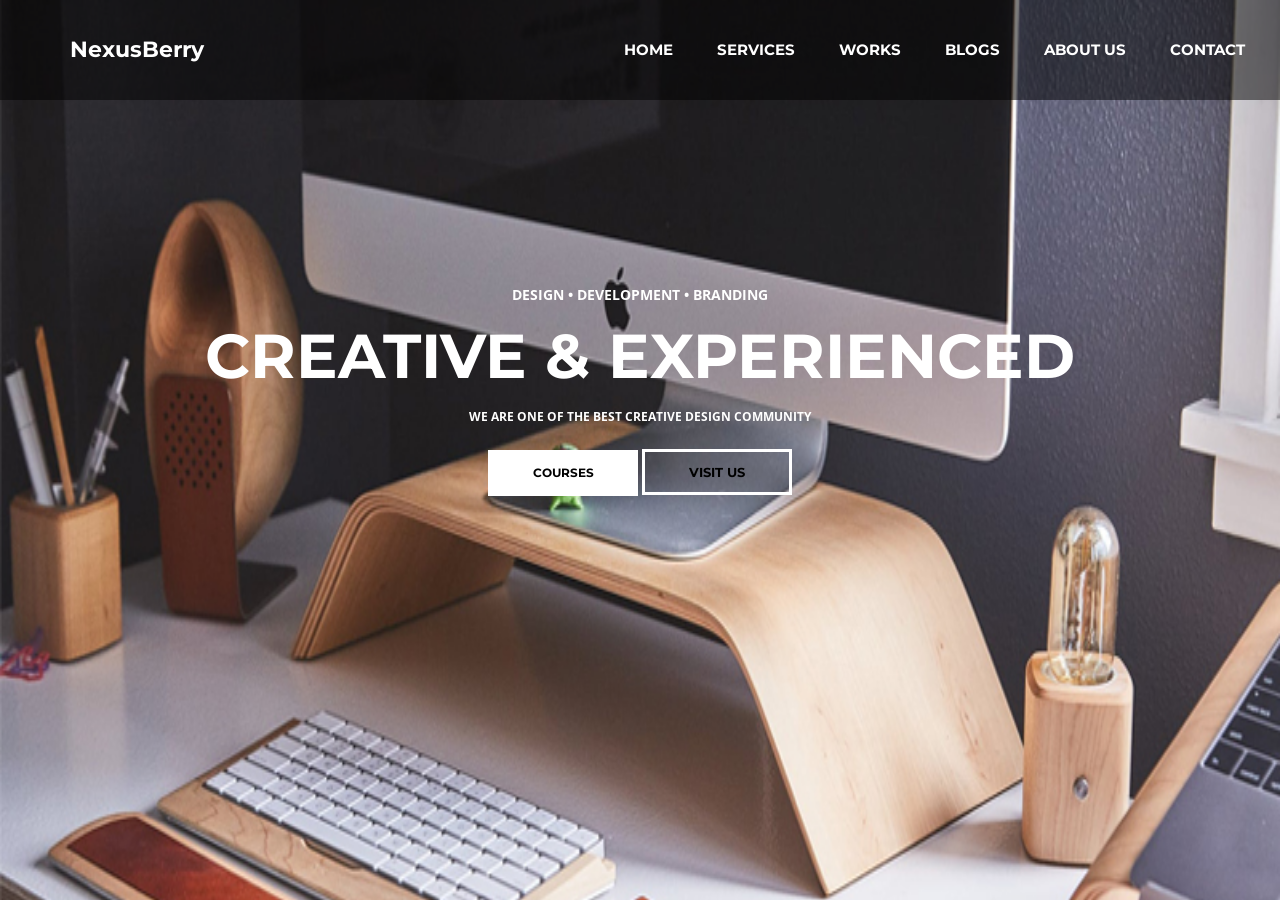
<file: Lab Task-2/index.html>
<!DOCTYPE html>
<html>
<head>
	<title></title>
	<link rel="stylesheet" type="text/css" href="style.css">
		 <link href='http://fonts.googleapis.com/css?family=Montserrat:400,700%7CPT+Serif:400,700,400italic' rel='stylesheet'>
		  <link href="https://fonts.googleapis.com/css?family=Montserrat|Open+Sans" rel="stylesheet">
</head>
<body>

	<div class="bgimage">
		<div class="menu">
			
			<div class="leftmenu">
				<h4> NexusBerry </h4>
			</div>

			<div class="rightmenu">
				<ul>
					<li id="firstlist"> Home </li>
					<li> Services </li>
					<li> Works </li>
					<li> Blogs </li>
                    <li> About Us </li>
					<li> Contact </li>
				</ul>
			</div>
		</div>

		<div class="text">
			<h4> DESIGN • DEVELOPMENT • BRANDING </h4>
			<h1> CREATIVE & EXPERIENCED </h1>
			<h3> WE ARE ONE OF THE BEST CREATIVE DESIGN COMMUNITY  </h3>
			<button id="buttonone"> COURSES </button>
			<button id="buttontwo"> VISIT US </button> 
		</div>

	</div>

</body>
</html>
</file>
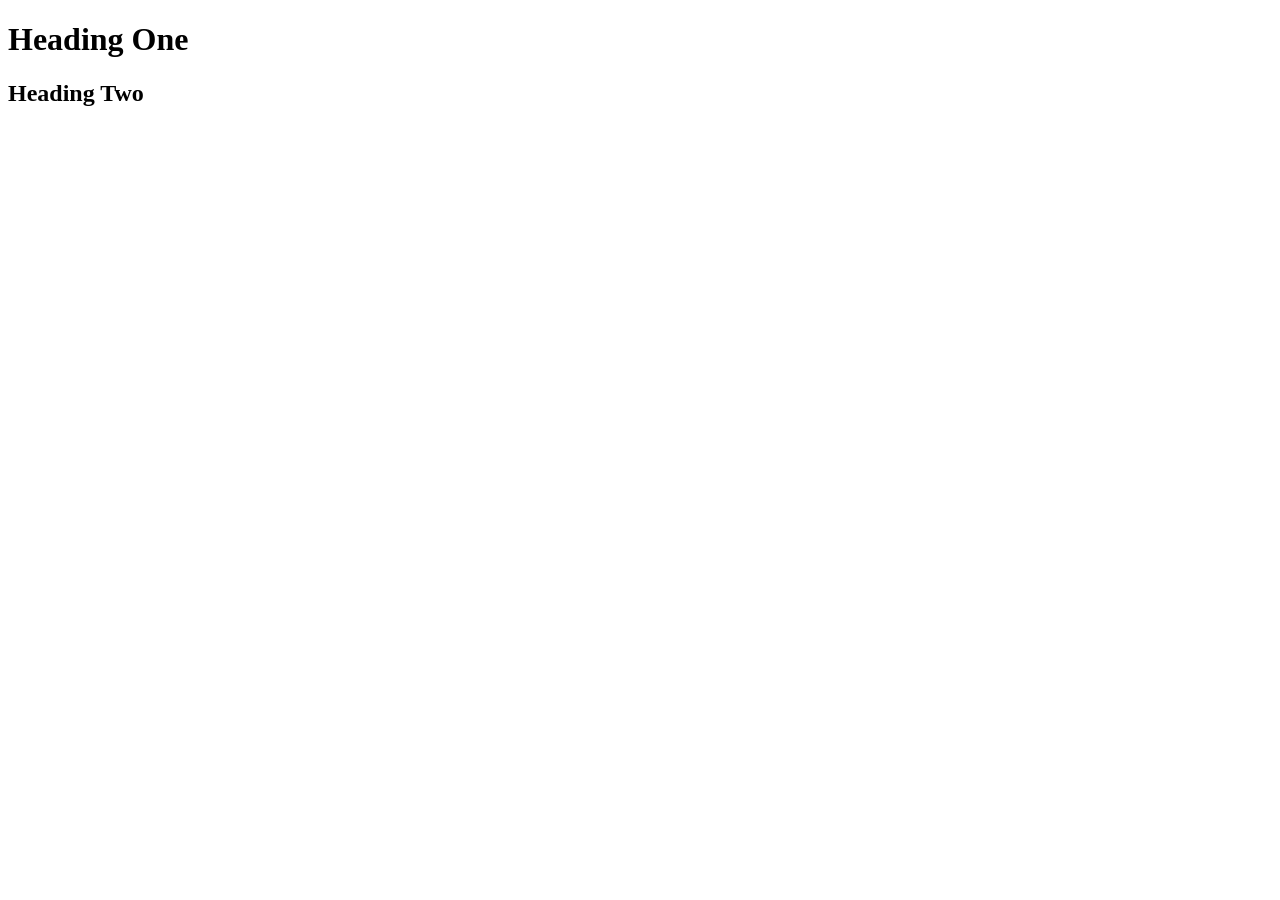
<file: HTML & CSS/Menu/index.html>
<!DOCTYPE html>
<html lang="en">
<head>
    <meta charset="UTF-8">
    <meta http-equiv="X-UA-Compatible" content="IE=edge">
    <meta name="viewport" content="width=h1, initial-scale=1.0">
    <title>Document</title>
</head>
<body>
    <h1>Heading One</h1>

    <h2>Heading Two</h2>
    

</body>
</html>
</file>
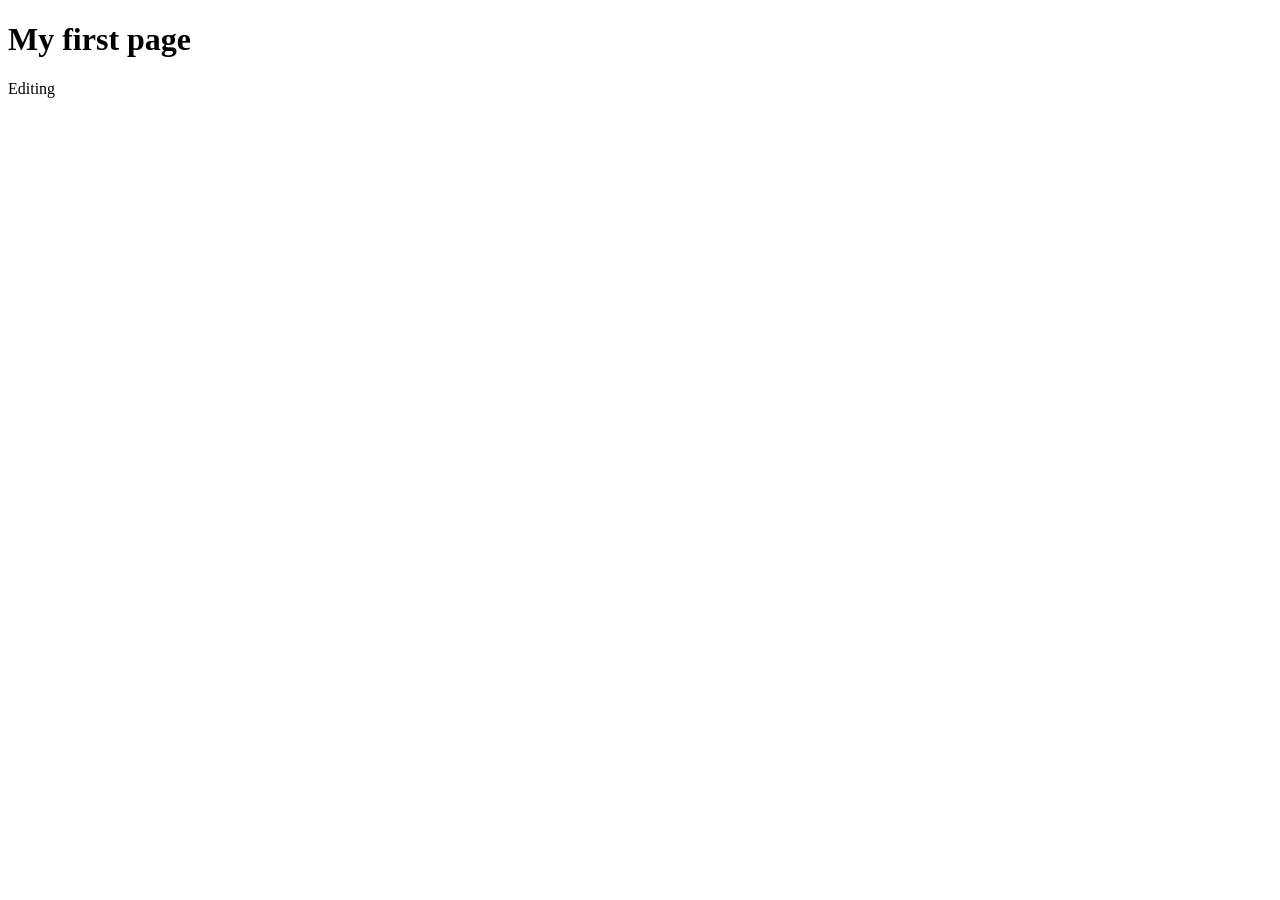
<file: JavaScript/Functions/index.html>
<!DOCTYPE html>
<html lang="en">
<head>
    <title>Document</title>

    <script> 
    console.log("My First Java Script Code");
    </script>

    <script src="./script.js"></script>

</head>
<body>
    <h1>My first page</h1>
    <p>Editing</p>
</body>
</html>
</file>
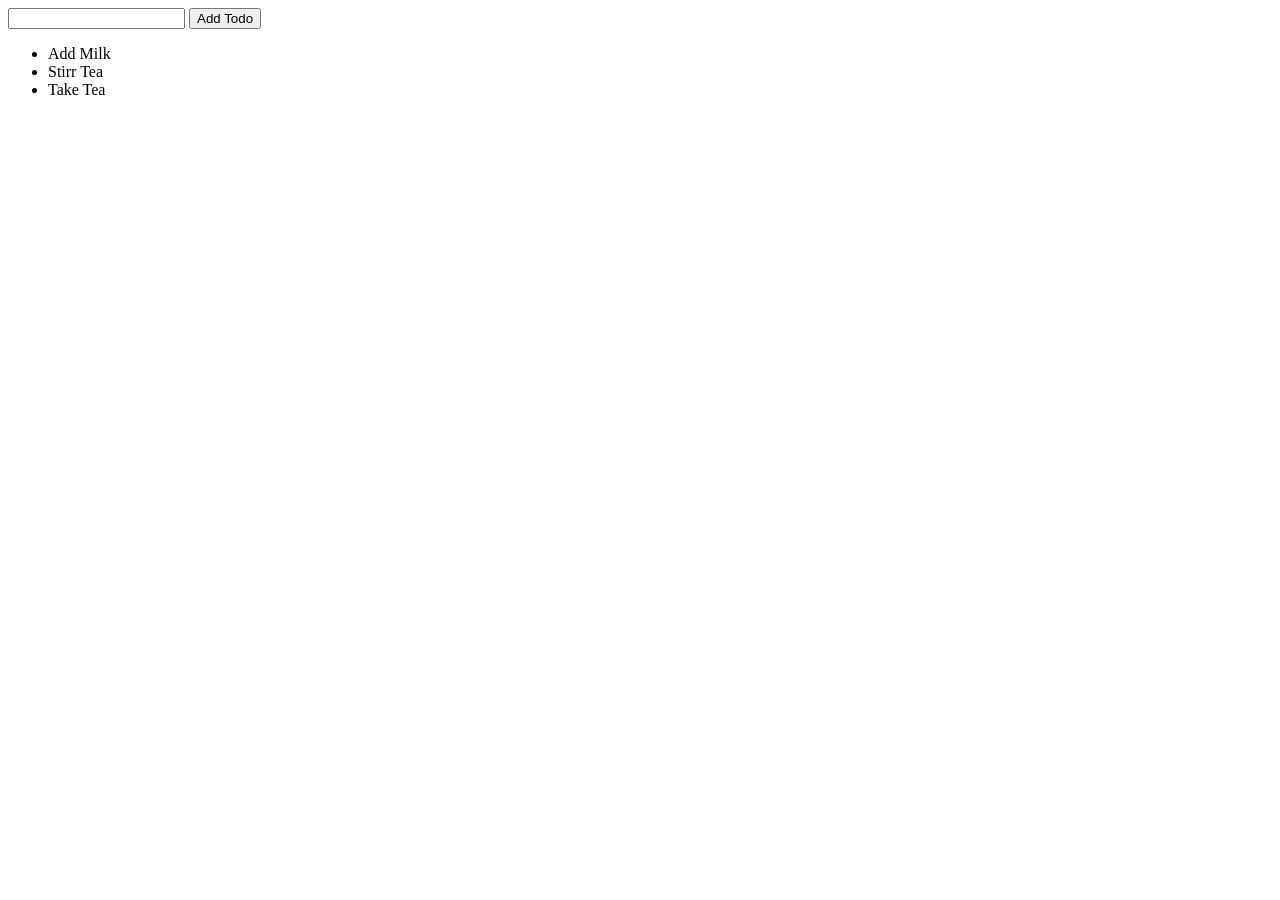
<file: JavaScript/JQuery/index.html>
<!DOCTYPE html>
<html lang="en">
<head>
    
    <script src = "./jquery-3.6.2.min.js"></script>
    <script src = "./jquery.js"></script>
    <link rel="stylesheet" href="./style.css">

</head>
<body>
    
    <input type="text" id="newTodo"/>
    <button id = "addButton"> Add Todo </button>
    <ul id="todos">
        <li>Add Milk</li>
        <li>Stirr Tea</li>
        <li>Take Tea</li>
    </ul>

</body>
</html>
</file>
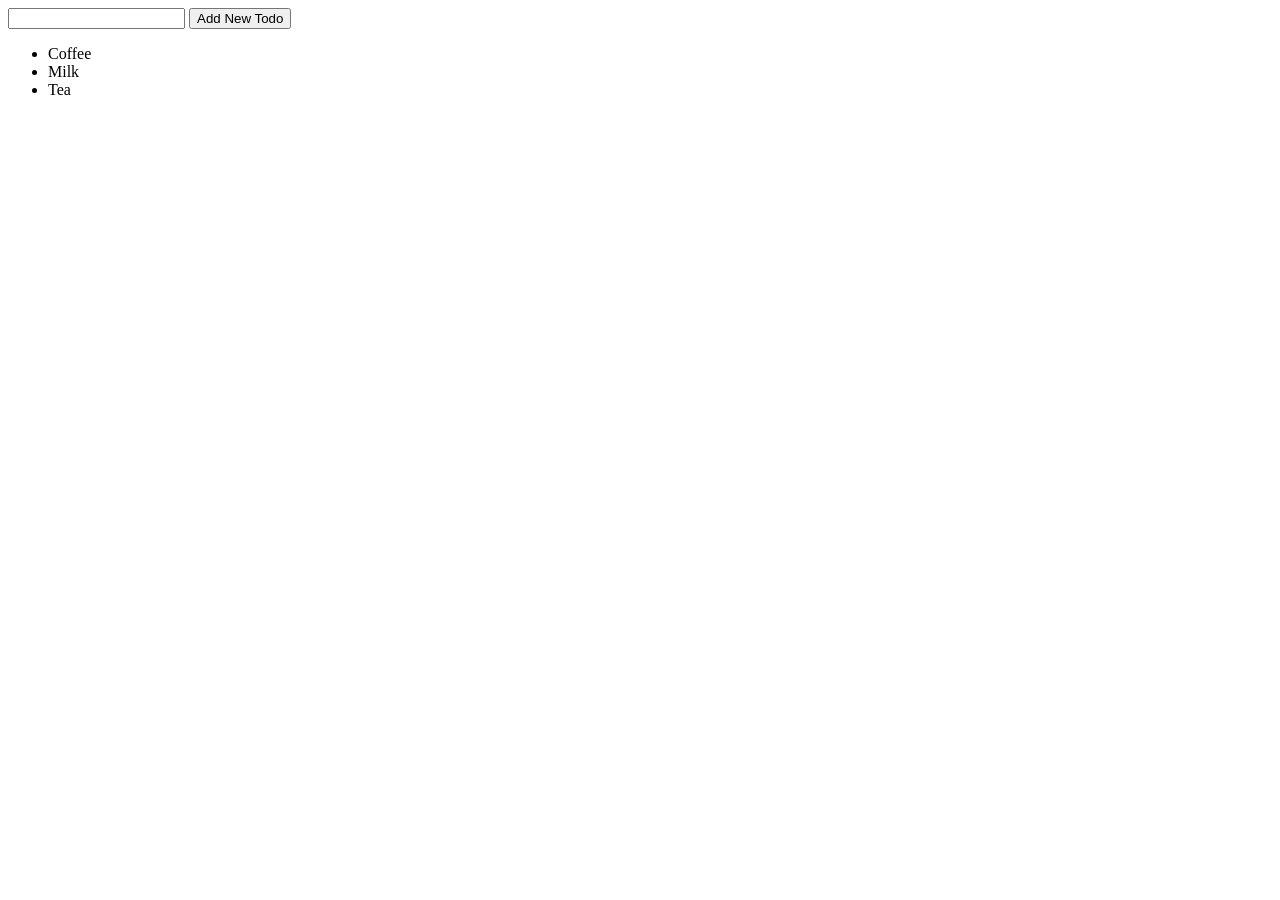
<file: JavaScript/ToDo's/index.html>
<!DOCTYPE html>
<html lang="en">
<head>
    
    <script src="./bindings.js"></script>

</head>
<body>

    <input type="text" id="newToDo" />
    <button id="btnAdd"> Add New Todo </button>
    <ul id="todos">
        <li>Coffee</li>
        <li>Milk</li>
        <li>Tea</li>
    </ul>
    
</body>
</html>
</file>
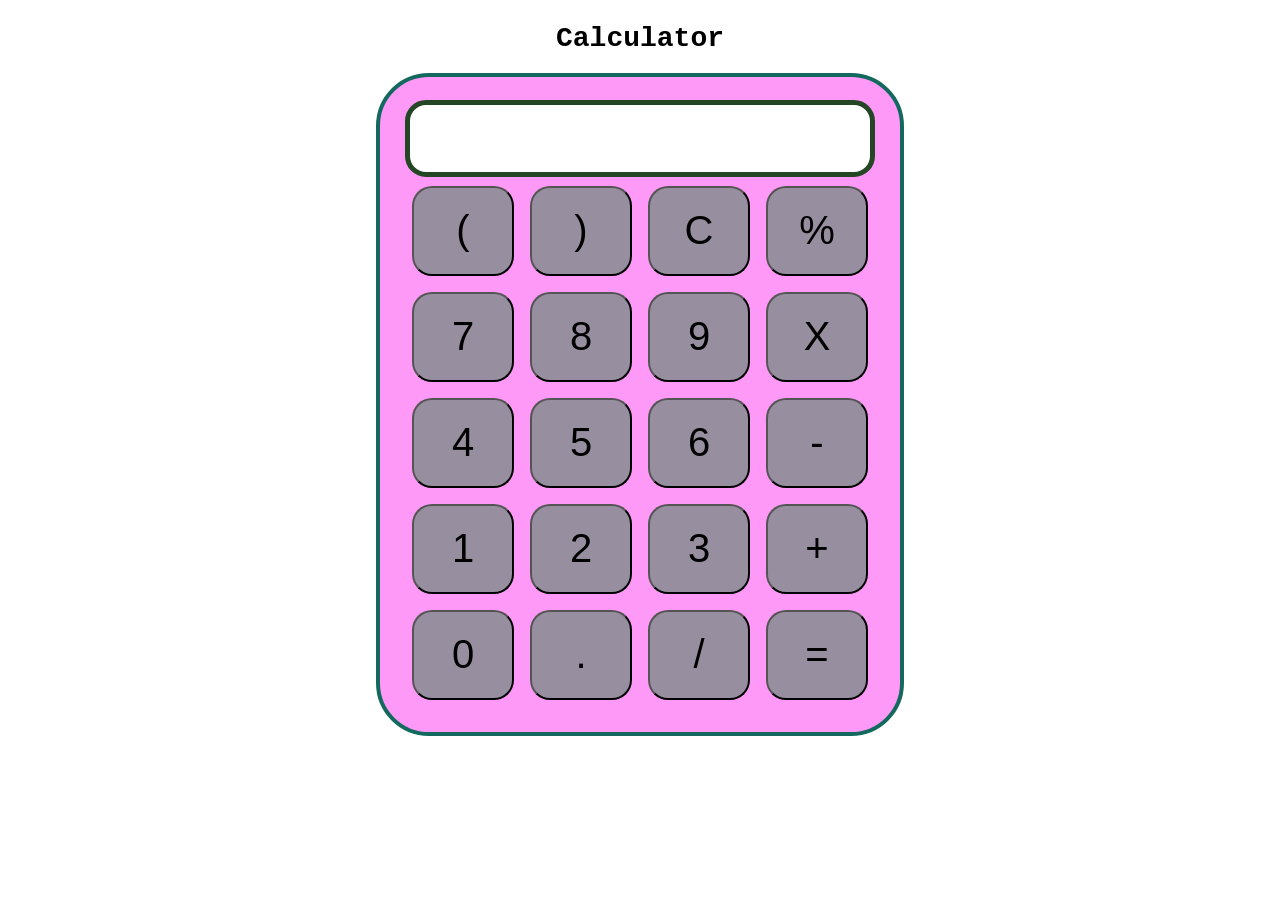
<file: Calculator/calculator.html>
<!DOCTYPE html>
<html lang="en">

<head>
    <meta charset="UTF-8">
    <meta name="viewport" content="width=device-width, initial-scale=1.0">
    <meta http-equiv="X-UA-Compatible" content="ie=edge">
    <link rel="stylesheet" href="style.css">
    <title>Calculator</title>
</head>

<body>
    <div class="container">
        <h1>Calculator</h1>

        <div class="calculator">
            <input type="text" name="screen" id="screen">
            <table>
                <tr>
                    <td><button>(</button></td>
                    <td><button>)</button></td>
                    <td><button>C</button></td>
                    <td><button>%</button></td>
                </tr>
                <tr>
                    <td><button>7</button></td>
                    <td><button>8</button></td>
                    <td><button>9</button></td>
                    <td><button>X</button></td>
                </tr>
                <tr>
                    <td><button>4</button></td>
                    <td><button>5</button></td>
                    <td><button>6</button></td>
                    <td><button>-</button></td>
                </tr>
                <tr>
                    <td><button>1</button></td>
                    <td><button>2</button></td>
                    <td><button>3</button></td>
                    <td><button>+</button></td>
                </tr>
                <tr>
                    <td><button>0</button></td>
                    <td><button>.</button></td>
                    <td><button>/</button></td>
                    <td><button>=</button></td>
                </tr>
            </table>
        </div>
    </div>

</body>
<script src="calculator.js"></script>

</html>
</file>
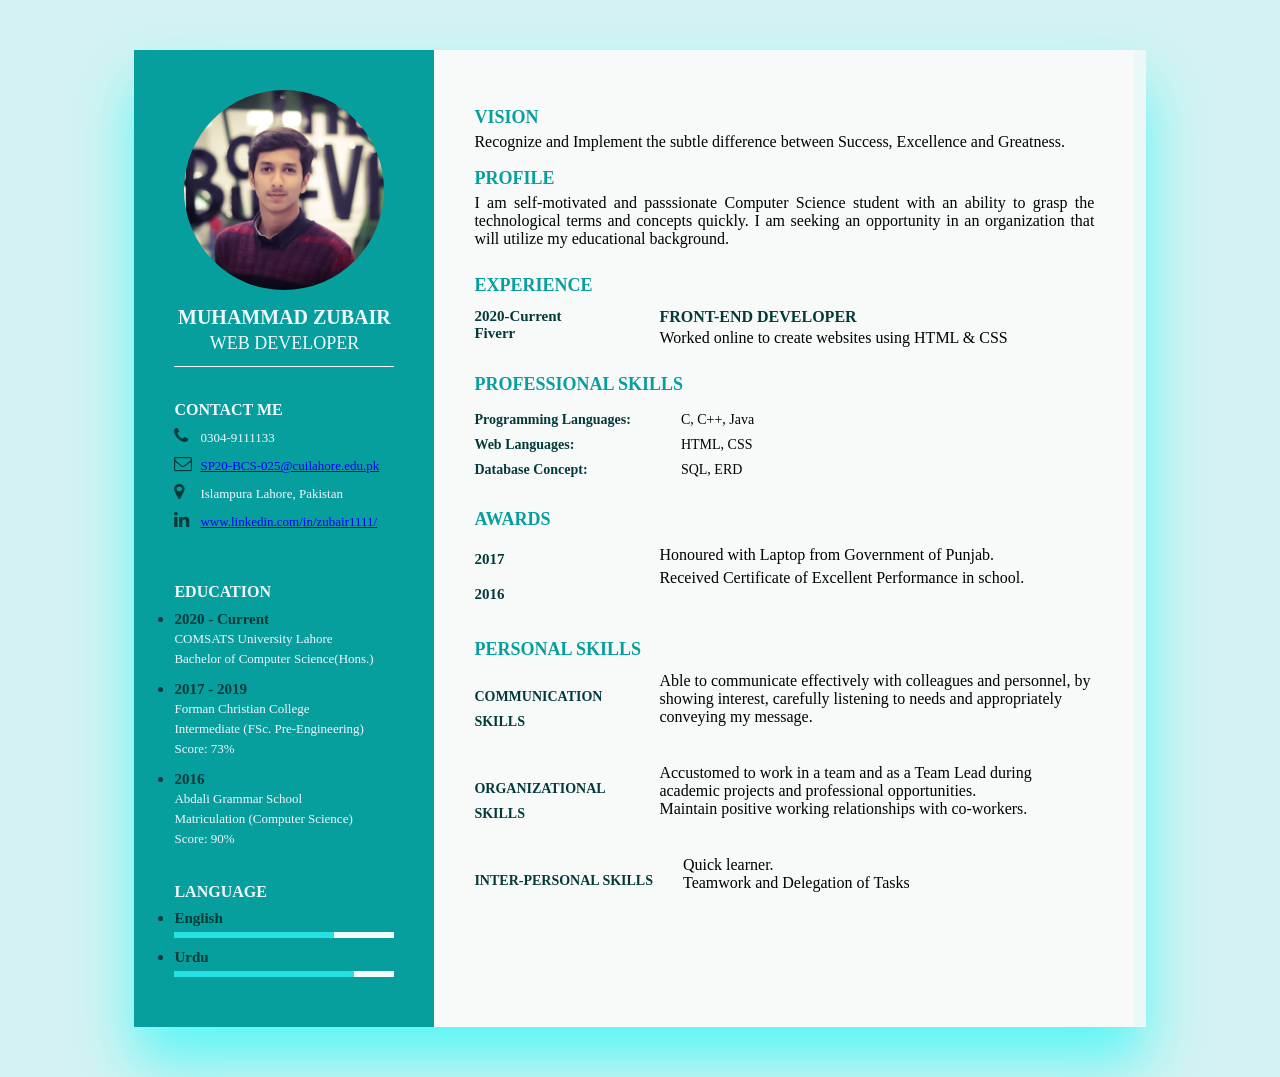
<file: Lab Task-1/CV.html>
<!DOCTYPE html>
<html lang="en">

  <head>
    <meta charset="UTF-8" />
    <meta http-equiv="X-UA-Compatible" content="IE=edge" />
    <meta name="viewport" content="width=device-width, initial-scale=1.0" />
    <link
      rel="stylesheet"
      href="https://cdnjs.cloudflare.com/ajax/libs/font-awesome/4.7.0/css/font-awesome.css"
      integrity="sha512-5A8nwdMOWrSz20fDsjczgUidUBR8liPYU+WymTZP1lmY9G6Oc7HlZv156XqnsgNUzTyMefFTcsFH/tnJE/+xBg=="
      crossorigin="anonymous"
      referrerpolicy="no-referrer"
    />

    <link rel="stylesheet" href="style.css" />

    <title>Muhammad Zubair's CV</title>
  </head>

  <body>
    <div class="container">
      <div class="left">
        <div class="profile">
          <div class="image">
            <img src="zubair.jpg" alt="Zubair" />
          </div>

          <h2> Muhammad Zubair <br/> <span> Web Developer </span> </h2>
        </div>

        <div class="contact">
          <h3 class="title"> Contact Me </h3>
          <ul>
            <li>
              <span class="icon"
                ><i class="fa fa-phone" aria-hidden="true"></i>
              </span>

              <span class="text"> 0304-9111133 </span>
            </li>

            <li>
              <span class="icon"
                ><i class="fa fa-envelope-o" aria-hidden="true"></i>
              </span>

              <span class="text"
                ><a href="SP20-BCS-025@cuilahore.edu.pk"
                  >SP20-BCS-025@cuilahore.edu.pk</a
                ></span
              >
            </li>

            <li>
              <span class="icon"
                ><i class="fa fa-map-marker" aria-hidden="true"></i>
              </span>

              <span class="text"> Islampura Lahore, Pakistan </span>
            </li>

            <li>
              <span class="icon"
                ><i class="fa fa-linkedin" aria-hidden="true"></i>
              </span>

              <span class="text"
                ><a href="https://www.linkedin.com/in/zubair1111/"
                  >www.linkedin.com/in/zubair1111/</a
                ></span
              >
            </li>
          </ul>
        </div>

        <div class="edu">
          <h3 class="title"> Education </h3>
          <ul>
            <li>
              <h5> 2020 - Current </h5>
              <h4> COMSATS University Lahore </h4>
              <h4> Bachelor of Computer Science(Hons.) </h4>
            </li>

            <li>
              <h5> 2017 - 2019 </h5>
              <h4> Forman Christian College </h4>
              <h4>Intermediate (FSc. Pre-Engineering) </h4>
              <h4> Score: 73% </h4>
            </li>

            <li>
              <h5> 2016 </h5>
              <h4> Abdali Grammar School </h4>
              <h4> Matriculation (Computer Science) </h4>
              <h4> Score: 90% </h4>
            </li>
          </ul>
        </div>

        <div class="language">
          <h3 class="title"> Language </h3>

          <ul>
            <li>
              <span class="text"> English </span>
              <span class="percent">
                <div style="width: 160px"></div>
              </span>
            </li>

            <li>
              <span class="text"> Urdu </span>
              <span class="percent">
                <div style="width: 180px"></div>
              </span>
            </li>
          </ul>
        </div>
      </div>

      <div class="right">
        <div class="box">
          <h2> Vision </h2>
          <p>
            Recognize and Implement the subtle difference between Success,
            Excellence and Greatness.
          </p>

          <h2> Profile </h2>
          <p>
            I am self-motivated and passsionate Computer Science student with an
            ability to grasp the technological terms and concepts quickly. I am
            seeking an opportunity in an organization that will utilize my
            educational background.
          </p>
        </div>

        <div class="exp">
          <h2 class="title"> Experience </h2>
          <div class="box">
            <div class="year">
              <h5> 2020-Current </h5>
              <h5>Fiverr</h5>
            </div>

            <div class="text">
              <h4> Front-End Developer </h4>
              <p>
                Worked online to create websites using HTML & CSS
              </p>
            </div>
          </div>
        </div>

        <div class="skill">
          <h3 class="title"> Professional Skills </h3>
          <div class="box">
            <div class="text">
              <ul>
                <li>
                  <span class="txt"> Programming Languages: </span>
                </li>

                <li>
                  <span class="txt"> Web Languages: </span>
                </li>

                <li>
                  <span class="txt"> Database Concept: </span>
                </li>               
              </ul>
            </div>

            <div class="list">
              <ul>
                <li>
                  <span class="lst"> C, C++, Java </span>
                </li>

                <li>
                  <span class="lst"> HTML, CSS </span>
                </li>

                <li>
                  <span class="lst"> SQL, ERD </span>
                </li>
              </ul>
            </div>
          </div>
        </div>

        <div class="award">
          <h2> Awards </h2>
          <div class="box">
            <div class="year">
              <h5> 2017 </h5>
              <h5> 2016 </h5>
            </div>

            <div class="text">
              <p>
                Honoured with Laptop from Government of Punjab.
              </p>

              <p>
                Received Certificate of Excellent Performance in school.
              </p>
            </div>
          </div>
        </div>

        <div class="personal">
          <h2> Personal Skills </h2>
          <div class="finalbox">
            <div class="skill">
              <h3> Communication Skills </h3>
            </div>

            <div class="text">
              <p>
                Able to communicate effectively with colleagues and personnel,
                by showing interest, carefully listening to needs and
                appropriately conveying my message.
              </p>
            </div>
          </div>

          <div class="finalbox">
            <div class="skill">
              <h3> Organizational Skills </h3>
            </div>

            <div class="text">
              <p>
                Accustomed to work in a team and as a Team Lead during academic
                projects and professional opportunities.
              </p>

              <p>
                Maintain positive working relationships with co-workers.
              </p>
            </div>
          </div>

          <div class="finalbox">
            <div class="skill">
              <h3> Inter-Personal Skills </h3>
            </div>

            <div class="text">
              <p>
                Quick learner.
              </p>

              <p>Teamwork and Delegation of Tasks </p>
            </div>
          </div>
        </div>
      </div>
    </div>
  </body>
</html>
</file>
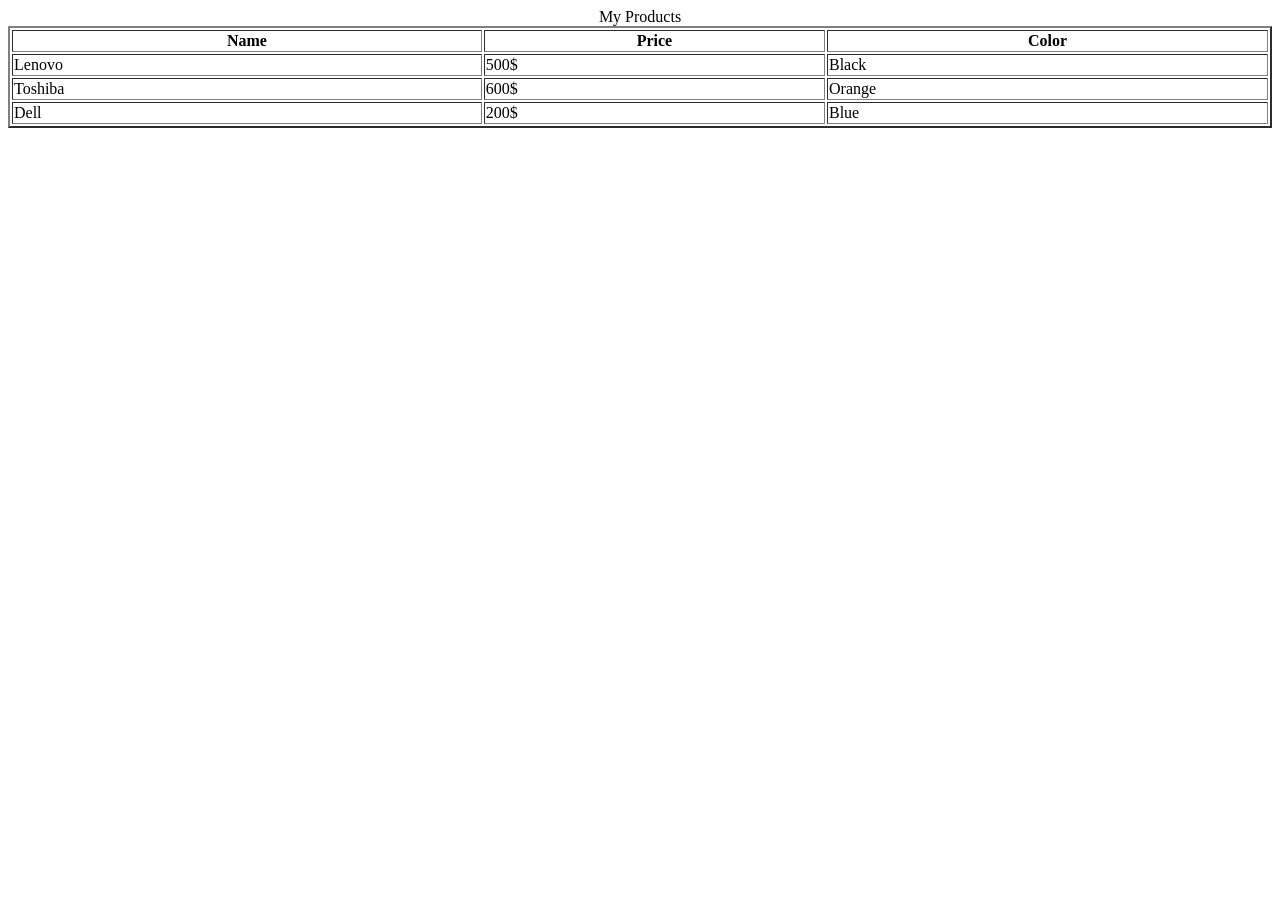
<file: HTML & CSS/Menu/tables.html>
<!DOCTYPE html>
<html lang="en">
<head>
    <meta charset="UTF-8">
    <meta http-equiv="X-UA-Compatible" content="IE=edge">
    <meta name="viewport" content="width=device-width, initial-scale=1.0">
    <title>Document</title>
</head>
<body>
    
    <table border="2" width = "100%">
        <caption>My Products</caption>

        <thead>
            <tr>
                <th>Name</th>
                <th>Price</th>
                <th>Color</th>
            </tr>
        </thead>

        <tbody>
            <tr>
                <td>Lenovo</td>
                <td>500$</td>
                <td>Black</td>
            </tr>
        
            <tr>
                <td>Toshiba</td>
                <td>600$</td>
                <td>Orange</td>
            </tr>
        
            <tr>
                <td>Dell</td>
                <td>200$</td>
                <td>Blue</td>
            </tr>
        </tbody>
    
</table>
</body>
</html>
</file>
<file: Lab Task-2/style.css>
*{
	margin: 0px;
	padding: 0px;
}

.bgimage{
	background-image: url('Nexus1.jpg');
	background-size: 100% 110%;
	width: 100%;
	height: 100vh;
}

.menu{

	width: 100%;
	height: 100px;
	background-color: rgba(0,0,0,0.5);
}

.leftmenu{
	width: 20%;
	line-height: 100px;
	float: left;
/*	background-color: yellow;*/
}

.leftmenu h4{
	padding-left: 70px;
	font-weight: bold;
	color: white;
	font-size: 22px;
	font-family: 'Montserrat', sans-serif;
}


.rightmenu{
	width:70%;
	height: 100px;
	float: right;
/*	background-color: red; */
}

.rightmenu ul{
	margin-left: 200px;
}

.rightmenu ul li {
	font-family: 'Montserrat', sans-serif;
	display: inline-block;
	list-style: none;
	font-size: 15px;
	color:white;
	font-weight: bold;
	line-height: 100px;
	margin-left: 40px;
	text-transform: uppercase;

}

#fisrtlist{
	color: orange;
}

.rightmenu ul li:hover{
	color: orange;
}


.text{
	width: 100%;
	margin-top: 185px;
	text-transform: uppercase;
	text-align: center;
	color:white;
}

.text h4{

	font-size: 14px;
	font-family: 'Open Sans', sans-serif;
}

.text h1{
	font-size:62px;
	font-family: 'Montserrat', sans-serif;
	font-weight: 700px;
	margin:14px 0px;
}

.text h3{
	font-size: 12px;
	font-family: 'Open Sans', sans-serif;
}


#buttonone{
	background-color: white;
	border: none;
	font-size: 12px;
	font-weight: bold;
	text-transform: uppercase;
	line-height: 40px;
	width: 150px;
	font-family: 'Montserrat', sans-serif;
	margin-top: 25px;
	border: 3px solid white;
}

#buttontwo{

	background-color: transparent;
	border: none;
	font-family: 'Montserrat', sans-serif;
	text-transform: uppercase;
	font-weight: bold;
	line-height: 40px;
	border: 3px solid white;
	width: 150px;
}
</file>
<file: JavaScript/JQuery/style.css>
.error{
    border: 1px solid = red;
}
</file>
<file: Calculator/style.css>
.container{
    text-align: center;
    margin-top:23px
}

table{
    margin: auto;
}

input{
    border-radius: 21px;
    border: 5px solid #244624;
    font-size:34px;
    height: 65px;
    width: 456px;
}

button{
    border-radius: 20px;
    font-size: 40px;
    background: #978fa0;
    width: 102px;
    height: 90px;
    margin: 6px;
}

.calculator{ 
    border: 4px solid #13695d;
    background-color: #ff99f7;
    padding: 23px;
    border-radius: 53px;
    display: inline-block;
    
}

h1{
    font-size: 28px;
    font-family: 'Courier New', Courier, monospace;
}
</file>
<file: Lab Task-1/style.css>
* {
    margin: 0;
    padding: 0;
    font-family: Georgia, "Times New Roman", Times, serif;
    box-sizing: border-box;
  }

  body 
  {
    background-color: rgb(212, 242, 242);
    display: flex;
    justify-content: center;
    align-items: center;
  }

  .container 
  {
    position: relative;
    width: 79%;
    max-width: 100%;
    min-height: 800px;
    margin: 50px;
    background-color: rgb(234, 248, 248);
    display: grid;
    grid-template-columns: 300px 700px;
    box-shadow: 0 35px 55px rgb(91, 246, 246);
  }

  .container .left 
  {
    position: relative;
    padding: 40px;
    background-color: rgb(7, 158, 158);
    color: aliceblue;
  }

  .profile 
  {
    position: relative;
    display: flex;
    flex-direction: column;
    align-items: center;
    padding-bottom: 10px;
    border-bottom: 1px solid rgb(248, 249, 249);
  }

  .profile .image 
  {
    position: relative;
    width: 200px;
    height: 200px;
    border-radius: 100px;
    overflow: hidden;
  }

  .profile .image img 
  {
    position: absolute;
    top: 0;
    left: 0;
    width: 100%;
    height: 100%;
    object-fit: cover;
  }

  .profile h2 
  {
    font-size: 20px;
    margin-top: 15px;
    text-transform: uppercase;
    text-align: center;
    font-weight: 600;
    line-height: 25px;
  }

  .profile h2 span 
  {
    font-size: 18px;
    font-weight: 400;
  }

  .contact 
  {
    position: relative;
    display: flex;
    flex-direction: column;
    padding-top: 20px;
    padding-bottom: 10px;
  }

  .contact h3 
  {
    font-size: 16px;
    margin-top: 15px;
    text-transform: uppercase;
    text-align: left;
    font-weight: 600;
    line-height: 15px;
  }

  .contact ul 
  {
    position: relative;
    line-height: 15px;
  }

  .contact ul li 
  {
    position: relative;
    margin: 10px 0;
    cursor: pointer;
    list-style: none;
  }

  .contact ul li span 
  {
    font-weight: 300;
    font-size: 13px;
  }

  .contact ul li .icon 
  {
    display: inline-block;
    width: 10%;
    font-size: 18px;
    color: rgb(2, 58, 58);
  }

  .edu 
  {
    position: relative;
    display: flex;
    flex-direction: column;
    padding-top: 20px;
    padding-bottom: 10px;
  }

  .edu h3 
  {
    font-size: 16px;
    margin-top: 15px;
    text-transform: uppercase;
    text-align: left;
    font-weight: 600;
    line-height: 15px;
  }

  .edu ul 
  {
    position: relative;
    line-height: 20px;
  }

  .edu ul li 
  {
    position: relative;
    margin: 10px 0;
    cursor: default;
    list-style-type: disc;
    color: rgb(2, 58, 58);
  }

  .edu ul li h5 
  {
    color: rgb(2, 58, 58);
    font-size: 15px;
    font-weight: 600;
  }

  .edu ul li h4:nth-child(2) 
  {
    font-size: 13px;
    font-weight: 500;
    color: aliceblue;
  }

  .edu ul li h4 
  {
    font-size: 13px;
    font-weight: 300;
    color: aliceblue;
  }

  .language h3 
  {
    font-size: 16px;
    margin-top: 15px;
    margin-bottom: 10px;
    text-transform: uppercase;
    text-align: left;
    font-weight: 600;
    line-height: 15px;
  }

  .language .percent 
  {
    position: relative;
    width: 100%;
    height: 6px;
    background-color: rgb(242, 252, 252);
    display: block;
    margin-top: 5px;
  }

  .language .percent div 
  {
    position: absolute;
    top: 0;
    left: 0;
    height: 6px;
    background-color: rgb(37, 226, 226);
  }

  .language ul li 
  {
    position: relative;
    margin: 10px 0;
    cursor: default;
    list-style-type: disc;
    color: rgb(2, 58, 58);
  }

  .language .text 
  {
    color: rgb(2, 58, 58);
    font-size: 15px;
    font-weight: 600;
  }

  .container .right 
  {
    position: relative;
    padding: 40px;
    background-color: rgb(248, 249, 249);
  }

  .box 
  {
    position: relative;
    display: flex;
    flex-direction: column;
    align-items: left;
    padding-bottom: 10px;
  }

  .box h2 
  {
    color: rgb(7, 158, 158);
    font-size: 18px;
    margin-top: 15px;
    text-transform: uppercase;
    text-align: left;
    font-weight: 600;
    line-height: 25px;
  }

  .box p 
  {
    font-size: 16px;
    margin-top: 3px;
    text-align: justify;
    font-weight: 300;
  }

  .exp h2 
  {
    color: rgb(7, 158, 158);
    font-size: 18px;
    margin-top: 15px;
    text-transform: uppercase;
    text-align: left;
    font-weight: 600;
    line-height: 25px;
  }

  .exp .box 
  {
    display: flex;
    flex-direction: row;
    margin: 10px 0;
  }

  .exp .box .year 
  {
    min-width: 25%;
  }

  .exp .box .year h5 
  {
    font-weight: 600;
    font-size: 15px;
    color: rgb(2, 58, 58);
  }

  .exp .box .text h4 
  {
    text-transform: uppercase;
    font-size: 16x;
    color: rgb(2, 58, 58);
    font-weight: 600;
    padding-left: 30px;
  }

  .exp p 
  {
    font-size: 16px;
    margin-top: 3px;
    text-align: justify;
    font-weight: 300;
    padding-left: 30px;
  }

  .skill 
  {
    position: relative;
    align-items: left;
  }

  .skill h3 
  {
    color: rgb(7, 158, 158);
    font-size: 18px;
    margin-top: 15px;
    margin-bottom: 10px;
    text-transform: uppercase;
    text-align: left;
    font-weight: 600;
    line-height: 25px;
  }

  .skill .box 
  {
    display: flex;
    flex-direction: row;
    margin: 10px 0;
  }

  .skill .box .text 
  {
    min-width: 25%;
  }

  .skill .box .text ul li 
  {
    list-style: none;
  }

  .skill .box .list ul li 
  {
    list-style: none;
  }

  .skill .box .text ul li .txt 
  {
    font-size: 14px;
    margin-top: 2px;
    text-align: left;
    font-weight: 600;
    line-height: 25px;
    color: rgb(2, 58, 58);
  }

  .skill .box .list ul li .lst 
  {
    font-size: 14px;
    margin-top: 2px;
    font-weight: 500;
    line-height: 25px;
    padding-left: 50px;
  }

  .award 
  {
    position: relative;
    align-items: left;
  }

  .award h2 
  {
    color: rgb(7, 158, 158);
    font-size: 18px;
    margin-top: 15px;
    text-transform: uppercase;
    text-align: left;
    font-weight: 600;
    line-height: 25px;
  }

  .award .box 
  {
    display: flex;
    flex-direction: row;
    margin: 10px 0;
  }

  .award .box .year 
  {
    min-width: 25%;
  }

  .award .box .year h5 
  {
    font-weight: 600;
    font-size: 15px;
    color: rgb(2, 58, 58);
    line-height: 35px;
  }

  .award p 
  {
    font-size: 16px;
    margin-top: 3px;
    text-align: justify;
    font-weight: 300;
    padding-left: 30px;
    line-height: 20px;
  }

  .personal 
  {
    position: relative;
    align-items: left;
  }

  .personal h2 
  {
    color: rgb(7, 158, 158);
    font-size: 18px;
    margin-top: 15px;
    text-transform: uppercase;
    text-align: left;
    font-weight: 600;
    line-height: 25px;
  }

  .personal .finalbox 
  {
    display: flex;
    flex-direction: row;
    margin: 10px 0;
  }

  .personal .finalbox .skill 
  {
    min-width: 25%;
  }

  .personal .finalbox .skill h3 
  {
    font-size: 14px;
    margin-top: 2px;
    text-align: left;
    font-weight: 600;
    line-height: 25px;
    color: rgb(2, 58, 58);
  }

  .personal .finalbox .skill 
  {
    position: relative;
    margin: 10px 0px;
    cursor: default;
    line-height: 26px;
    list-style-type: none;
    color: rgb(2, 58, 58);
  }

  .personal .finalbox .text 
  {
    color: black;
    font-weight: 500;
    padding-left: 30px;
  }
</file>
